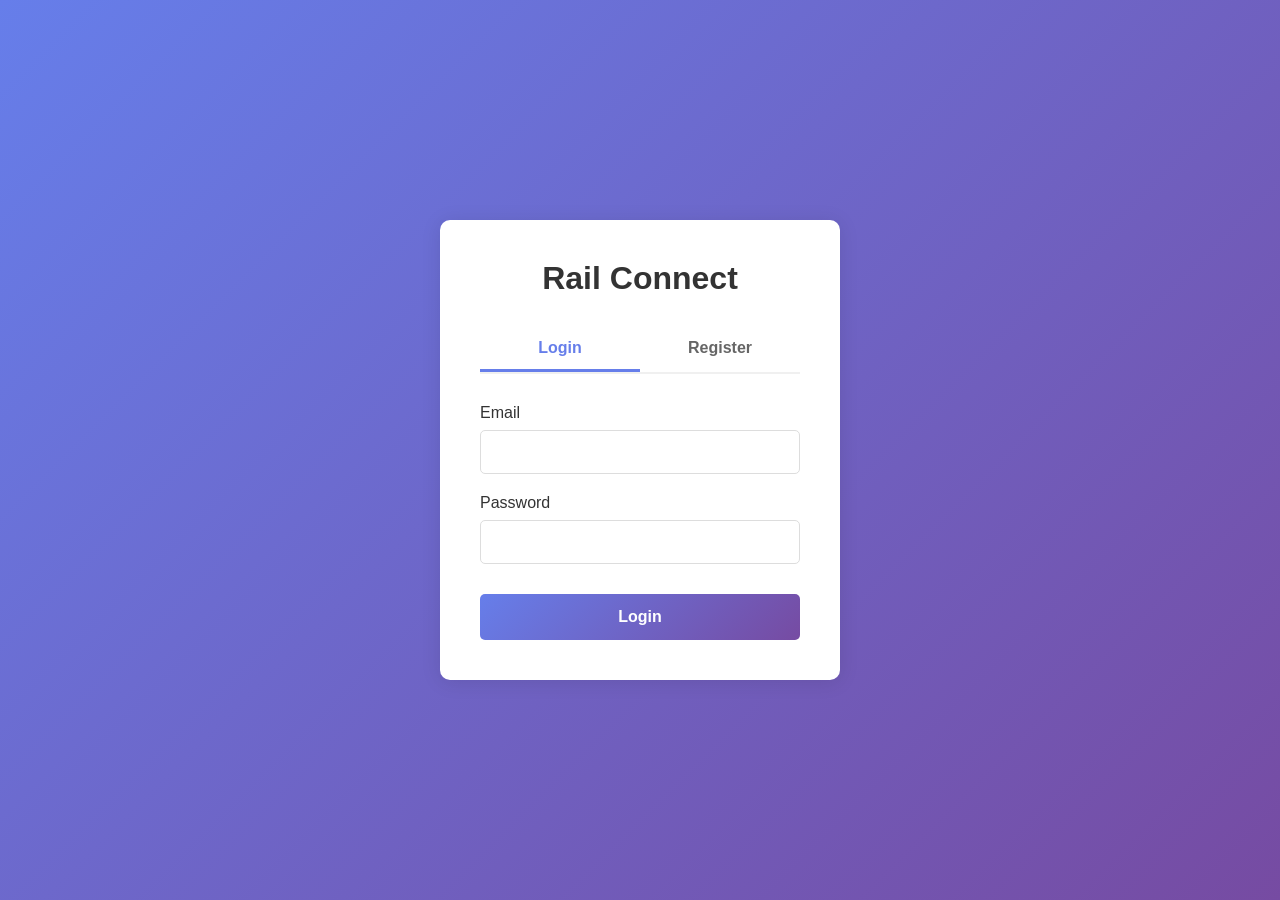
<file: index.html>
<!DOCTYPE html>
<html lang="en">
<head>
    <meta charset="UTF-8">
    <meta name="viewport" content="width=device-width, initial-scale=1.0">
    <title>Rail Connect - Login</title>
    <style>
        * { margin: 0; padding: 0; box-sizing: border-box; }
        
        body {
            font-family: 'Segoe UI', Tahoma, Geneva, Verdana, sans-serif;
            background: linear-gradient(135deg, #667eea 0%, #764ba2 100%);
            min-height: 100vh;
            display: flex;
            align-items: center;
            justify-content: center;
        }
        
        .login-container {
            background: white;
            padding: 40px;
            border-radius: 10px;
            box-shadow: 0 2px 20px rgba(0, 0, 0, 0.1);
            width: 100%;
            max-width: 400px;
        }
        
        h1 {
            text-align: center;
            color: #333;
            margin-bottom: 30px;
            font-size: 2rem;
        }
        
        .tab-buttons {
            display: flex;
            margin-bottom: 30px;
            border-bottom: 2px solid #f0f0f0;
        }
        
        .tab-btn {
            flex: 1;
            padding: 12px;
            background: none;
            border: none;
            border-bottom: 3px solid transparent;
            cursor: pointer;
            font-size: 1rem;
            font-weight: 600;
            color: #666;
            transition: all 0.3s;
        }
        
        .tab-btn.active {
            color: #667eea;
            border-bottom-color: #667eea;
        }
        
        .form-group {
            margin-bottom: 20px;
        }
        
        label {
            display: block;
            margin-bottom: 8px;
            color: #333;
            font-weight: 500;
        }
        
        input {
            width: 100%;
            padding: 12px;
            border: 1px solid #ddd;
            border-radius: 5px;
            font-size: 1rem;
        }
        
        input:focus {
            outline: none;
            border-color: #667eea;
        }
        
        .submit-btn {
            width: 100%;
            padding: 14px;
            background: linear-gradient(135deg, #667eea 0%, #764ba2 100%);
            color: white;
            border: none;
            border-radius: 5px;
            font-size: 1rem;
            font-weight: 600;
            cursor: pointer;
            margin-top: 10px;
        }
        
        .submit-btn:hover {
            opacity: 0.9;
        }
        
        .register-form {
            display: none;
        }
        
        .success-msg, .error-msg {
            padding: 12px;
            border-radius: 5px;
            margin-bottom: 20px;
            display: none;
        }
        
        .success-msg {
            background: #d4edda;
            color: #155724;
        }
        
        .error-msg {
            background: #f8d7da;
            color: #721c24;
        }
    </style>
</head>
<body>
    <div class="login-container">
        <h1>Rail Connect</h1>
        
        <div class="tab-buttons">
            <button class="tab-btn active" onclick="switchTab('login')">Login</button>
            <button class="tab-btn" onclick="switchTab('register')">Register</button>
        </div>
        
        <div id="successMsg" class="success-msg"></div>
        <div id="errorMsg" class="error-msg"></div>
        
        <form class="login-form" id="loginForm" onsubmit="handleLogin(event)">
            <div class="form-group">
                <label for="loginEmail">Email</label>
                <input type="email" id="loginEmail" required>
            </div>
            <div class="form-group">
                <label for="loginPassword">Password</label>
                <input type="password" id="loginPassword" required>
            </div>
            <button type="submit" class="submit-btn">Login</button>
        </form>
        
        <form class="register-form" id="registerForm" onsubmit="handleRegister(event)">
            <div class="form-group">
                <label for="registerName">Full Name</label>
                <input type="text" id="registerName" required>
            </div>
            <div class="form-group">
                <label for="registerEmail">Email</label>
                <input type="email" id="registerEmail" required>
            </div>
            <div class="form-group">
                <label for="registerPassword">Password</label>
                <input type="password" id="registerPassword" required>
            </div>
            <button type="submit" class="submit-btn">Register</button>
        </form>
    </div>
    
    <script>
        function switchTab(tab) {
            const loginForm = document.querySelector('.login-form');
            const registerForm = document.querySelector('.register-form');
            const tabButtons = document.querySelectorAll('.tab-btn');
            
            tabButtons.forEach(btn => btn.classList.remove('active'));
            
            if (tab === 'login') {
                loginForm.style.display = 'block';
                registerForm.style.display = 'none';
                tabButtons[0].classList.add('active');
            } else {
                loginForm.style.display = 'none';
                registerForm.style.display = 'block';
                tabButtons[1].classList.add('active');
            }
            
            document.getElementById('successMsg').style.display = 'none';
            document.getElementById('errorMsg').style.display = 'none';
        }
        
        function handleLogin(e) {
            e.preventDefault();
            const email = document.getElementById('loginEmail').value;
            const password = document.getElementById('loginPassword').value;
            
            if (email && password) {
                showSuccess('Login successful! Redirecting...');
                setTimeout(() => {
                    window.location.href = 'dashboard.html';
                }, 1000);
            } else {
                showError('Please enter valid credentials');
            }
        }
        
        function handleRegister(e) {
            e.preventDefault();
            const name = document.getElementById('registerName').value;
            const email = document.getElementById('registerEmail').value;
            const password = document.getElementById('registerPassword').value;
            
            if (name && email && password) {
                showSuccess('Registration successful! Please login.');
                setTimeout(() => {
                    switchTab('login');
                }, 1500);
            } else {
                showError('Please fill in all fields');
            }
        }
        
        function showSuccess(message) {
            const successMsg = document.getElementById('successMsg');
            successMsg.textContent = message;
            successMsg.style.display = 'block';
            document.getElementById('errorMsg').style.display = 'none';
        }
        
        function showError(message) {
            const errorMsg = document.getElementById('errorMsg');
            errorMsg.textContent = message;
            errorMsg.style.display = 'block';
            document.getElementById('successMsg').style.display = 'none';
        }
    </script>
</body>
</html>
</file>
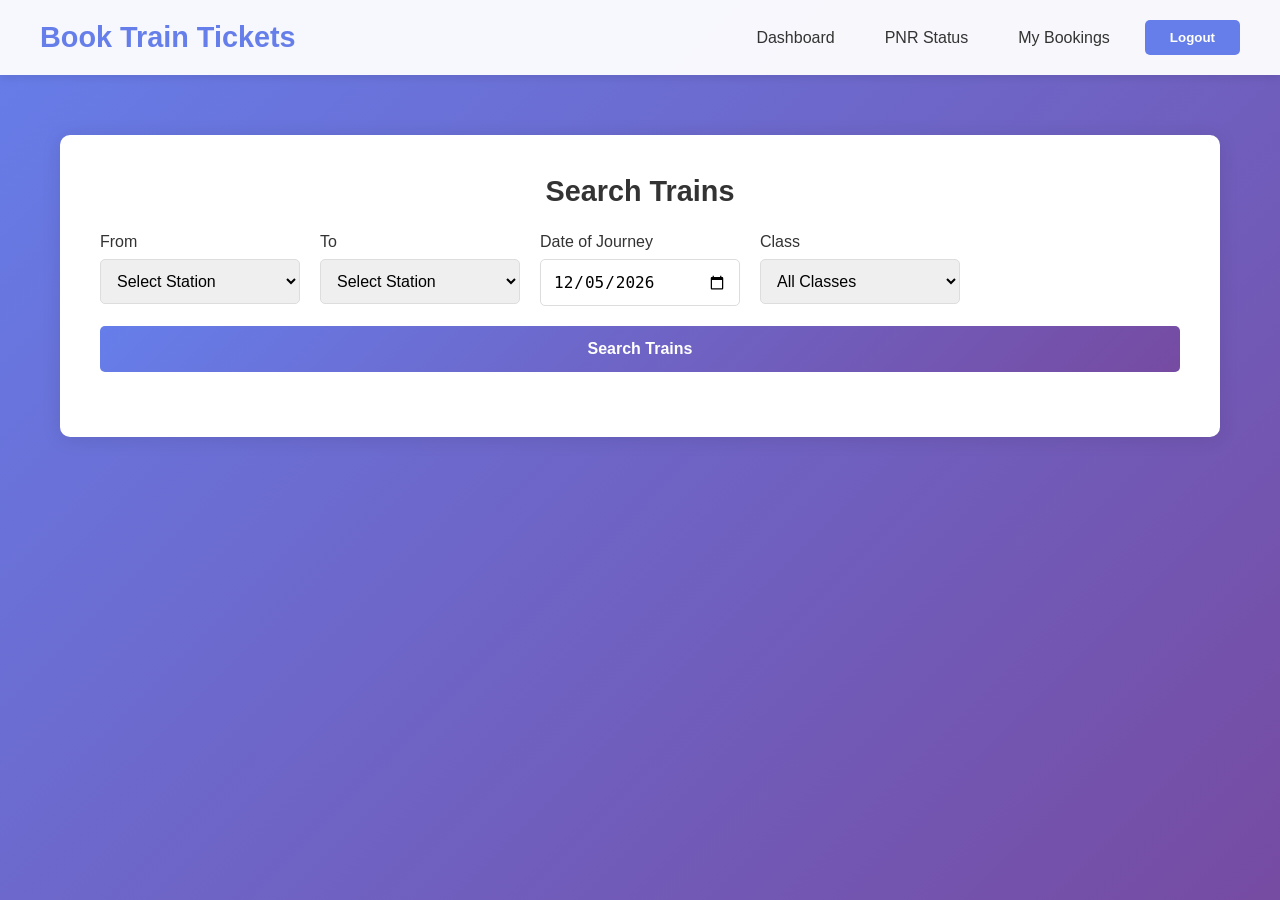
<file: booking.html>
<!DOCTYPE html>
<html lang="en">
<head>
    <meta charset="UTF-8">
    <meta name="viewport" content="width=device-width, initial-scale=1.0">
    <title>Book Tickets - Rail Connect</title>
    <style>
        * { margin: 0; padding: 0; box-sizing: border-box; }
        
        body {
            font-family: 'Segoe UI', Tahoma, Geneva, Verdana, sans-serif;
            background: linear-gradient(135deg, #667eea 0%, #764ba2 100%);
            min-height: 100vh;
        }
        
        .navbar {
            background: rgba(255, 255, 255, 0.95);
            padding: 20px 40px;
            display: flex;
            justify-content: space-between;
            align-items: center;
            box-shadow: 0 2px 10px rgba(0, 0, 0, 0.1);
        }
        
        .navbar h1 { 
            font-size: 1.8rem; 
            color: #667eea;
        }

        .nav-links {
            display: flex;
            gap: 20px;
            align-items: center;
        }

        .nav-links a {
            color: #333;
            text-decoration: none;
            padding: 8px 15px;
            border-radius: 5px;
            transition: background 0.3s;
        }

        .nav-links a:hover {
            background: rgba(102, 126, 234, 0.1);
        }

        .logout-btn {
            background: #667eea;
            color: white;
            border: none;
            padding: 10px 25px;
            border-radius: 5px;
            cursor: pointer;
            font-weight: 600;
        }
        
        .container {
            max-width: 1200px;
            margin: 40px auto;
            padding: 20px;
        }
        
        .search-card {
            background: white;
            padding: 40px;
            border-radius: 10px;
            box-shadow: 0 2px 20px rgba(0, 0, 0, 0.1);
            margin-bottom: 30px;
        }
        
        h2 { 
            color: #333; 
            margin-bottom: 25px;
            font-size: 1.8rem;
            text-align: center;
        }

        .search-form {
            display: grid;
            grid-template-columns: repeat(auto-fit, minmax(200px, 1fr));
            gap: 20px;
            margin-bottom: 25px;
        }

        .form-group {
            display: flex;
            flex-direction: column;
        }

        .form-group label {
            margin-bottom: 8px;
            color: #333;
            font-weight: 500;
        }

        .form-group select,
        .form-group input {
            width: 100%;
            padding: 12px;
            border: 1px solid #ddd;
            border-radius: 5px;
            font-size: 1rem;
        }

        .search-btn {
            grid-column: 1 / -1;
            background: linear-gradient(135deg, #667eea 0%, #764ba2 100%);
            color: white;
            border: none;
            padding: 14px;
            border-radius: 5px;
            cursor: pointer;
            font-weight: 600;
            font-size: 1rem;
        }

        .search-btn:hover {
            opacity: 0.9;
        }

        .filters {
            display: flex;
            gap: 10px;
            margin-bottom: 20px;
            flex-wrap: wrap;
            justify-content: center;
        }

        .filter-btn {
            padding: 10px 20px;
            background: white;
            border: 1px solid #ddd;
            border-radius: 5px;
            cursor: pointer;
            font-weight: 500;
            transition: all 0.3s;
        }

        .filter-btn.active {
            background: #667eea;
            color: white;
            border-color: #667eea;
        }

        #trainsList {
            margin-top: 30px;
        }

        .train-card {
            background: white;
            padding: 25px;
            margin-bottom: 20px;
            border-radius: 8px;
            box-shadow: 0 2px 10px rgba(0, 0, 0, 0.1);
            display: grid;
            grid-template-columns: 2fr 1fr 1fr 2fr;
            gap: 20px;
            align-items: center;
        }

        .train-info h3 {
            color: #333;
            font-size: 1.3rem;
            margin-bottom: 5px;
        }

        .train-number {
            color: #666;
            font-size: 0.9rem;
        }

        .duration {
            color: #667eea;
            font-size: 0.9rem;
            margin-top: 5px;
        }

        .timing {
            text-align: center;
        }

        .time {
            font-size: 1.3rem;
            font-weight: 600;
            color: #333;
        }

        .station {
            color: #666;
            font-size: 0.9rem;
            margin-top: 5px;
        }

        .price-section {
            text-align: right;
        }

        .class-type {
            color: #666;
            font-size: 0.9rem;
            margin-bottom: 5px;
        }

        .price {
            font-size: 1.5rem;
            font-weight: 600;
            color: #667eea;
            margin-bottom: 5px;
        }

        .available {
            color: #28a745;
            font-size: 0.85rem;
            margin-bottom: 10px;
        }

        .book-btn {
            background: #667eea;
            color: white;
            border: none;
            padding: 10px 25px;
            border-radius: 5px;
            cursor: pointer;
            font-weight: 600;
        }

        .book-btn:hover {
            background: #764ba2;
        }

        .no-trains {
            text-align: center;
            padding: 60px 20px;
            color: #666;
        }

        .booking-modal {
            display: none;
            position: fixed;
            top: 0;
            left: 0;
            width: 100%;
            height: 100%;
            background: rgba(0, 0, 0, 0.5);
            justify-content: center;
            align-items: center;
            z-index: 1000;
        }

        .modal-content {
            background: white;
            padding: 40px;
            border-radius: 10px;
            max-width: 500px;
            width: 90%;
        }

        .modal-header {
            display: flex;
            justify-content: space-between;
            align-items: center;
            margin-bottom: 25px;
        }

        .modal-header h3 {
            color: #333;
            font-size: 1.5rem;
        }

        .close-btn {
            background: none;
            border: none;
            font-size: 2rem;
            color: #666;
            cursor: pointer;
            line-height: 1;
        }

        .booking-details {
            margin-bottom: 25px;
            color: #666;
            line-height: 1.8;
        }

        .booking-details p {
            margin-bottom: 10px;
        }

        .ticket-counter {
            display: flex;
            align-items: center;
            justify-content: center;
            gap: 20px;
            margin: 25px 0;
        }

        .counter-btn {
            background: #667eea;
            color: white;
            border: none;
            width: 40px;
            height: 40px;
            border-radius: 50%;
            font-size: 1.5rem;
            cursor: pointer;
        }

        .counter-btn:hover {
            background: #764ba2;
        }

        .ticket-count {
            font-size: 1.8rem;
            font-weight: 600;
            color: #333;
            min-width: 50px;
            text-align: center;
        }

        .total-section {
            background: #f8f9fa;
            padding: 20px;
            border-radius: 5px;
            margin-bottom: 20px;
            text-align: center;
        }

        .total-section h4 {
            color: #333;
            margin-bottom: 10px;
        }

        .total-amount {
            font-size: 2rem;
            font-weight: 600;
            color: #667eea;
        }

        .confirm-btn {
            width: 100%;
            background: linear-gradient(135deg, #667eea 0%, #764ba2 100%);
            color: white;
            border: none;
            padding: 14px;
            border-radius: 5px;
            cursor: pointer;
            font-weight: 600;
            font-size: 1rem;
        }

        .confirm-btn:hover {
            opacity: 0.9;
        }

        @media (max-width: 768px) {
            .train-card {
                grid-template-columns: 1fr;
                text-align: center;
            }

            .price-section {
                text-align: center;
            }
        }
    </style>
</head>
<body>
    <div class="navbar">
        <h1>Book Train Tickets</h1>
        <div class="nav-links">
            <a href="dashboard.html">Dashboard</a>
            <a href="pnrstatus.html">PNR Status</a>
            <a href="mybookings.html">My Bookings</a>
            <button class="logout-btn" onclick="logout()">Logout</button>
        </div>
    </div>
    
    <div class="container">
        <div class="search-card">
            <h2>Search Trains</h2>
            
            <form class="search-form" onsubmit="searchTrains(event)">
                <div class="form-group">
                    <label for="from">From</label>
                    <select id="from" required>
                        <option value="">Select Station</option>
                        <option value="Delhi">Delhi</option>
                        <option value="Mumbai">Mumbai</option>
                        <option value="Bangalore">Bangalore</option>
                        <option value="Chennai">Chennai</option>
                        <option value="Kolkata">Kolkata</option>
                        <option value="Hyderabad">Hyderabad</option>
                        <option value="Pune">Pune</option>
                    </select>
                </div>
                
                <div class="form-group">
                    <label for="to">To</label>
                    <select id="to" required>
                        <option value="">Select Station</option>
                        <option value="Delhi">Delhi</option>
                        <option value="Mumbai">Mumbai</option>
                        <option value="Bangalore">Bangalore</option>
                        <option value="Chennai">Chennai</option>
                        <option value="Kolkata">Kolkata</option>
                        <option value="Hyderabad">Hyderabad</option>
                        <option value="Pune">Pune</option>
                    </select>
                </div>
                
                <div class="form-group">
                    <label for="date">Date of Journey</label>
                    <input type="date" id="date" required>
                </div>
                
                <div class="form-group">
                    <label for="class">Class</label>
                    <select id="class">
                        <option value="all">All Classes</option>
                        <option value="ac">AC Classes</option>
                        <option value="non-ac">Non-AC Classes</option>
                    </select>
                </div>
                
                <button type="submit" class="search-btn">Search Trains</button>
            </form>

            <div class="filters" id="filterSection" style="display: none;">
                <button class="filter-btn active" onclick="sortTrains('default')">Default</button>
                <button class="filter-btn" onclick="sortTrains('price-low')">Price: Low to High</button>
                <button class="filter-btn" onclick="sortTrains('price-high')">Price: High to Low</button>
                <button class="filter-btn" onclick="sortTrains('duration')">Duration</button>
                <button class="filter-btn" onclick="sortTrains('departure')">Departure Time</button>
            </div>
        </div>

        <div id="trainsList"></div>
    </div>

    <div id="bookingModal" class="booking-modal">
        <div class="modal-content">
            <div class="modal-header">
                <h3>Book Tickets</h3>
                <button class="close-btn" onclick="closeModal()">&times;</button>
            </div>
            <div id="bookingDetails" class="booking-details"></div>
            <div class="ticket-counter">
                <button class="counter-btn" onclick="decrementTickets()">-</button>
                <div class="ticket-count" id="ticketCount">1</div>
                <button class="counter-btn" onclick="incrementTickets()">+</button>
            </div>
            <div class="total-section">
                <h4>Total Amount</h4>
                <div class="total-amount">₹<span id="totalPrice">0</span></div>
            </div>
            <button class="confirm-btn" onclick="confirmBooking()">Confirm Booking</button>
        </div>
    </div>
    
    <script src="booking.js"></script>
    <script>
        window.addEventListener('DOMContentLoaded', function() {
            const dateInput = document.getElementById('date');
            const today = new Date().toISOString().split('T')[0];
            dateInput.setAttribute('min', today);
            dateInput.value = today;
        });
    </script>
</body>
</html>
</file>
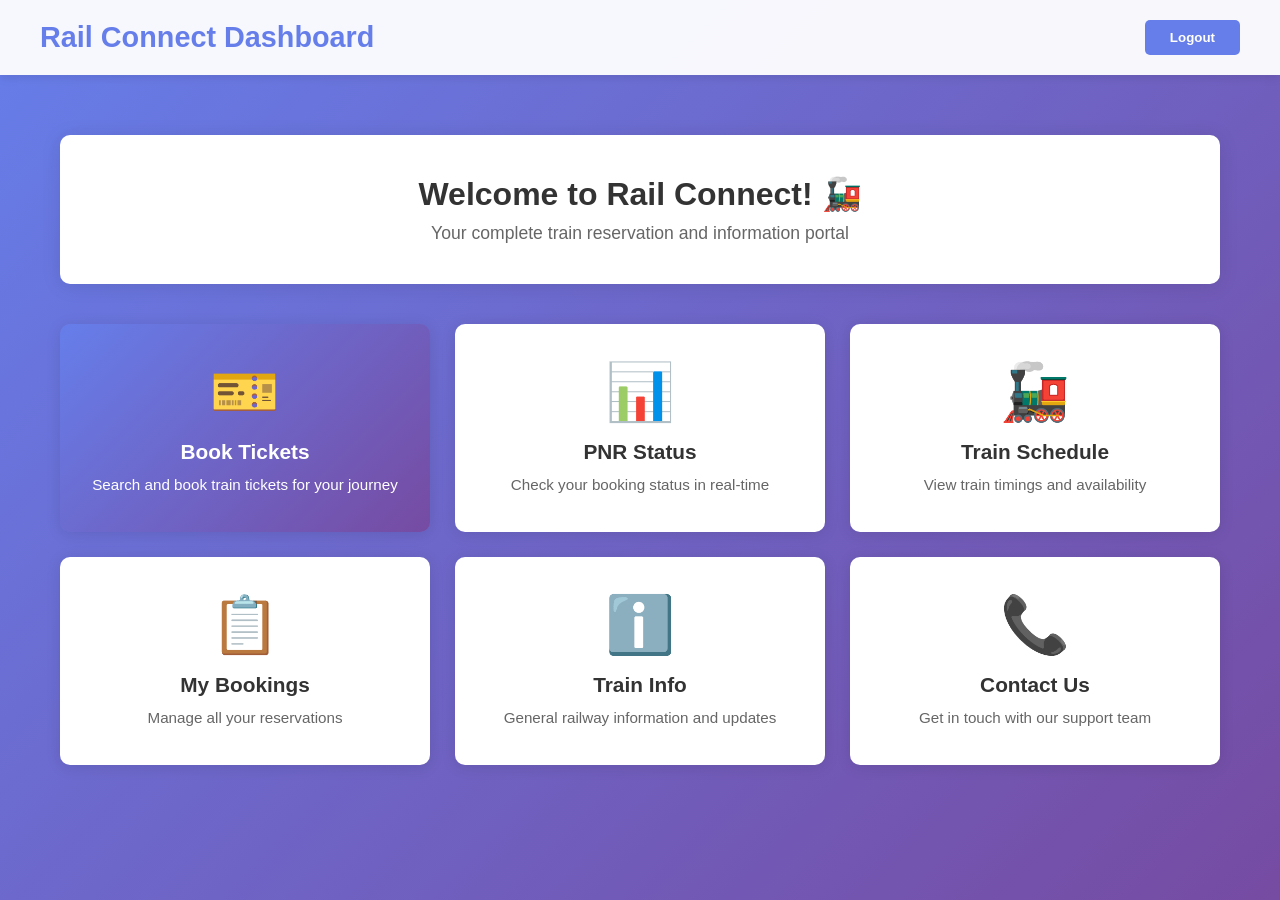
<file: dashboard.html>
<!DOCTYPE html>
<html lang="en">
<head>
    <meta charset="UTF-8">
    <meta name="viewport" content="width=device-width, initial-scale=1.0">
    <title>Dashboard - Rail Connect</title>
    <style>
        * { margin: 0; padding: 0; box-sizing: border-box; }
        
        body {
            font-family: 'Segoe UI', Tahoma, Geneva, Verdana, sans-serif;
            background: linear-gradient(135deg, #667eea 0%, #764ba2 100%);
            min-height: 100vh;
        }
        
        .navbar {
            background: rgba(255, 255, 255, 0.95);
            padding: 20px 40px;
            display: flex;
            justify-content: space-between;
            align-items: center;
            box-shadow: 0 2px 10px rgba(0, 0, 0, 0.1);
        }
        
        .navbar h1 { 
            font-size: 1.8rem; 
            color: #667eea;
        }

        .logout-btn {
            background: #667eea;
            color: white;
            border: none;
            padding: 10px 25px;
            border-radius: 5px;
            cursor: pointer;
            font-weight: 600;
            transition: background 0.3s;
        }

        .logout-btn:hover {
            background: #764ba2;
        }
        
        .container {
            max-width: 1200px;
            margin: 40px auto;
            padding: 20px;
        }
        
        .welcome-section {
            background: white;
            padding: 40px;
            border-radius: 10px;
            box-shadow: 0 2px 20px rgba(0, 0, 0, 0.1);
            text-align: center;
            margin-bottom: 40px;
        }

        .welcome-section h2 {
            color: #333;
            font-size: 2rem;
            margin-bottom: 10px;
        }

        .welcome-section p {
            color: #666;
            font-size: 1.1rem;
        }

        .features-grid {
            display: grid;
            grid-template-columns: repeat(auto-fit, minmax(280px, 1fr));
            gap: 25px;
        }

        .feature-box {
            background: white;
            padding: 35px 25px;
            border-radius: 10px;
            box-shadow: 0 2px 15px rgba(0, 0, 0, 0.1);
            text-align: center;
            cursor: pointer;
            transition: all 0.3s;
            text-decoration: none;
            color: inherit;
            display: block;
        }

        .feature-box:hover {
            transform: translateY(-10px);
            box-shadow: 0 10px 30px rgba(0, 0, 0, 0.15);
        }

        .feature-icon {
            font-size: 3.5rem;
            margin-bottom: 15px;
        }

        .feature-box h3 {
            color: #333;
            font-size: 1.3rem;
            margin-bottom: 10px;
        }

        .feature-box p {
            color: #666;
            font-size: 0.95rem;
            line-height: 1.5;
        }

        .book-tickets-box {
            background: linear-gradient(135deg, #667eea 0%, #764ba2 100%);
            color: white;
        }

        .book-tickets-box h3,
        .book-tickets-box p {
            color: white;
        }

        .book-tickets-box:hover {
            background: linear-gradient(135deg, #764ba2 0%, #667eea 100%);
        }
    </style>
</head>
<body>
    <div class="navbar">
        <h1>Rail Connect Dashboard</h1>
        <button class="logout-btn" onclick="logout()">Logout</button>
    </div>
    
    <div class="container">
        <div class="welcome-section">
            <h2>Welcome to Rail Connect! 🚂</h2>
            <p>Your complete train reservation and information portal</p>
        </div>

        <div class="features-grid">
            <a href="booking.html" class="feature-box book-tickets-box">
                <div class="feature-icon">🎫</div>
                <h3>Book Tickets</h3>
                <p>Search and book train tickets for your journey</p>
            </a>

            <a href="pnr.html" class="feature-box">
                <div class="feature-icon">📊</div>
                <h3>PNR Status</h3>
                <p>Check your booking status in real-time</p>
            </a>

            <a href="trainschedule.html" class="feature-box">
                <div class="feature-icon">🚂</div>
                <h3>Train Schedule</h3>
                <p>View train timings and availability</p>
            </a>

            <a href="booking.js" class="feature-box">
                <div class="feature-icon">📋</div>
                <h3>My Bookings</h3>
                <p>Manage all your reservations</p>
            </a>

            <a href="traininfo.html" class="feature-box">
                <div class="feature-icon">ℹ️</div>
                <h3>Train Info</h3>
                <p>General railway information and updates</p>
            </a>

            <a href="contact.html" class="feature-box">
                <div class="feature-icon">📞</div>
                <h3>Contact Us</h3>
                <p>Get in touch with our support team</p>
            </a>
        </div>
    </div>
    
    <script>
        function logout() {
            if (confirm('Are you sure you want to logout?')) {
                window.location.href = 'index.html';
            }
        }
    </script>
</body>
</html>
</file>
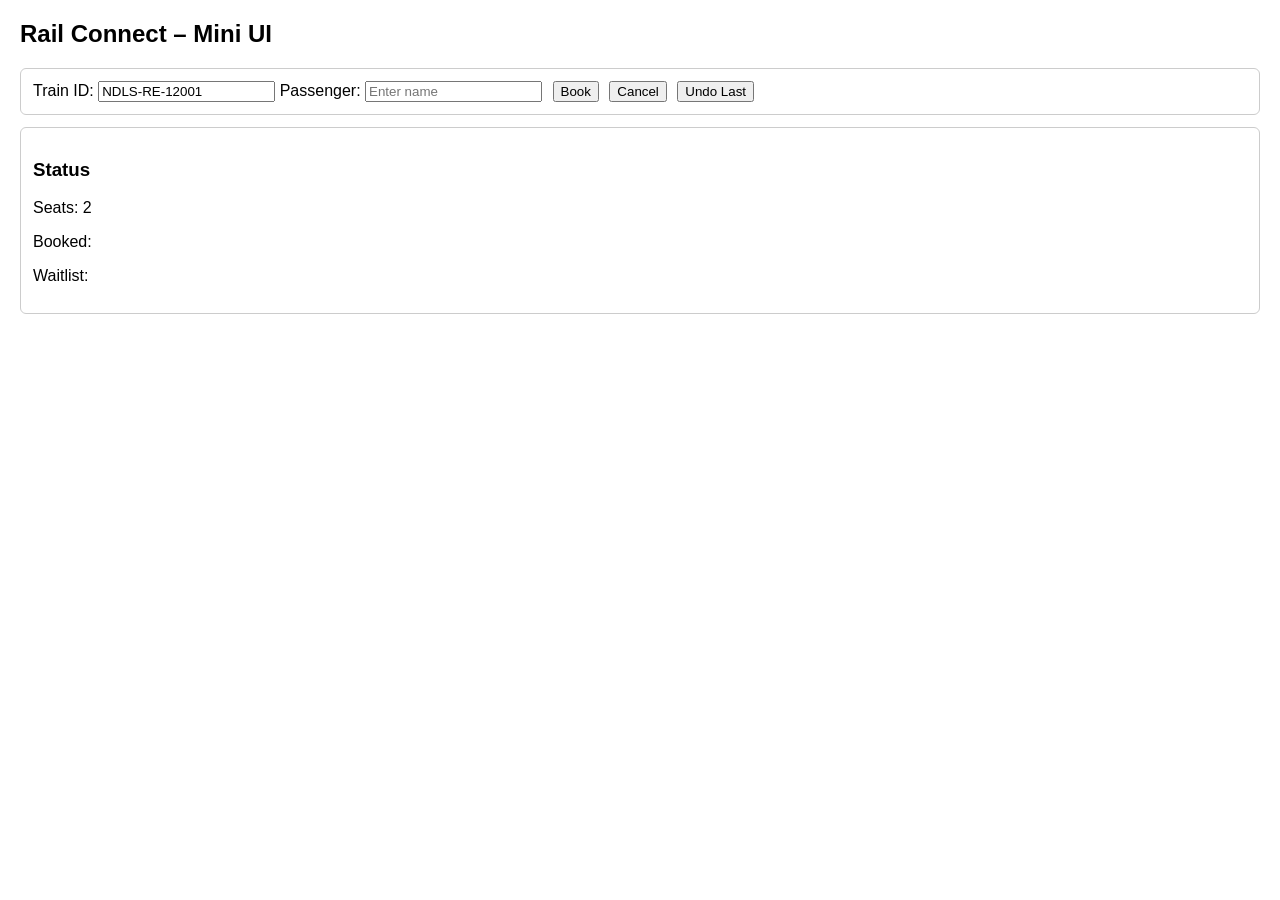
<file: design.html>
<!DOCTYPE html>
<html lang="en">
<head>
  <meta charset="UTF-8">
  <title>Rail Connect Demo</title>
  <style>
    body { font-family: Arial, sans-serif; margin: 20px; }
    .box { border: 1px solid #ccc; padding: 12px; margin-bottom: 12px; border-radius: 6px; }
    button { margin-left: 6px; }
    ul { padding-left: 18px; }
  </style>
</head>
<body>
  <h2>Rail Connect – Mini UI</h2>

  <div class="box">
    <label>Train ID:
      <input id="trainId" value="NDLS-RE-12001">
    </label>
    <label>Passenger:
      <input id="passenger" placeholder="Enter name">
    </label>
    <button onclick="onBook()">Book</button>
    <button onclick="onCancel()">Cancel</button>
    <button onclick="onUndo()">Undo Last</button>
    <span id="msg" style="margin-left:10px;color:#006400;"></span>
  </div>

  <div class="box">
    <h3>Status</h3>
    <p>Seats: <span id="seats">2</span></p>
    <p>Booked:</p>
    <ul id="booked"></ul>
    <p>Waitlist:</p>
    <ul id="waitlist"></ul>
  </div>

  <script>
    const trains = { "NDLS-RE-12001": { seats: 2, booked: [] } };
    const waitlist = [];
    const undoStack = [];

    function render() {
      const t = trains[document.getElementById('trainId').value] || { seats: 0, booked: [] };
      document.getElementById('seats').textContent = t.seats;
      const bookedEl = document.getElementById('booked');
      const wlEl = document.getElementById('waitlist');
      bookedEl.innerHTML = t.booked.map(p => `<li>${p}</li>`).join('');
      wlEl.innerHTML = waitlist
        .filter(w => w.trainId === document.getElementById('trainId').value)
        .map(w => `<li>${w.passenger}</li>`).join('');
    }

    function book(trainId, passenger) {
      const t = trains[trainId];
      if (!t) return "train not found";
      if (t.booked.length < t.seats) { t.booked.push(passenger); return "booked"; }
      waitlist.push({ trainId, passenger }); return "waitlisted";
    }

    function cancel(trainId, passenger) {
      const t = trains[trainId];
      if (!t) return "train not found";
      const i = t.booked.indexOf(passenger);
      if (i === -1) return "not found";
      t.booked.splice(i, 1);
      undoStack.push({ type: "cancel", trainId, passenger });
      const idx = waitlist.findIndex(w => w.trainId === trainId);
      if (idx !== -1) { t.booked.push(waitlist[idx].passenger); waitlist.splice(idx, 1); }
      return "canceled";
    }

    function undoLast() {
      const last = undoStack.pop();
      if (!last) return "nothing to undo";
      const t = trains[last.trainId];
      if (t.booked.length < t.seats) t.booked.push(last.passenger);
      else waitlist.unshift({ trainId: last.trainId, passenger: last.passenger });
      return "undo ok";
    }

    function setMsg(text) { document.getElementById('msg').textContent = text; }

    function onBook() {
      const id = document.getElementById('trainId').value.trim();
      const p = document.getElementById('passenger').value.trim();
      if (!id || !p) return setMsg("enter train and passenger");
      setMsg(book(id, p)); render();
    }

    function onCancel() {
      const id = document.getElementById('trainId').value.trim();
      const p = document.getElementById('passenger').value.trim();
      if (!id || !p) return setMsg("enter train and passenger");
      setMsg(cancel(id, p)); render();
    }

    function onUndo() { setMsg(undoLast()); render(); }

    render();
  </script>
</body>
</html>
</file>
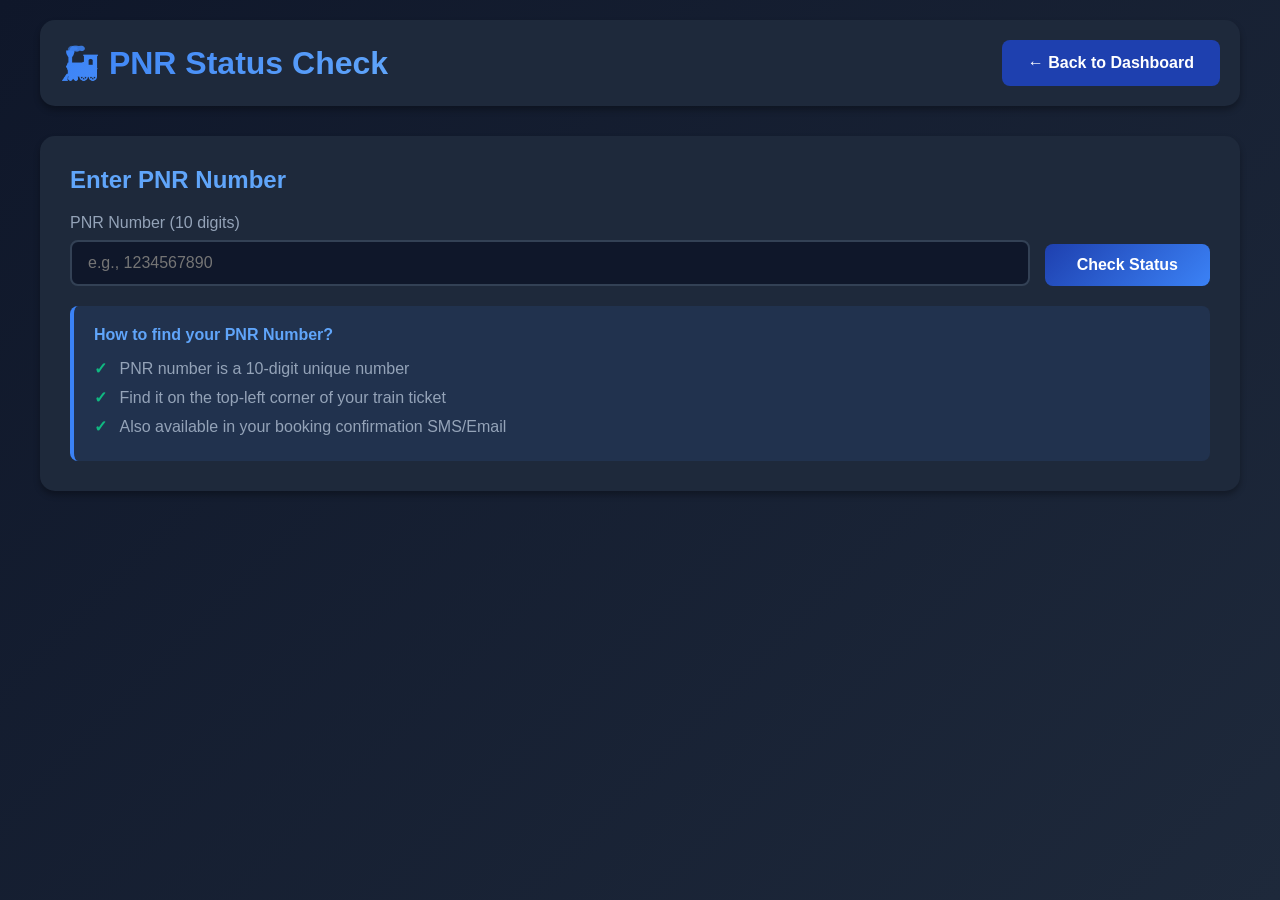
<file: pnr.html>
<!DOCTYPE html>
<html lang="en">
<head>
    <meta charset="UTF-8">
    <meta name="viewport" content="width=device-width, initial-scale=1.0">
    <title>PNR Status - Rail Connect</title>
    <style>
        :root {
            --primary-color: #1e40af;
            --secondary-color: #3b82f6;
            --accent-color: #60a5fa;
            --success-color: #10b981;
            --warning-color: #f59e0b;
            --danger-color: #ef4444;
            --dark-bg: #0f172a;
            --card-bg: #1e293b;
            --text-primary: #f1f5f9;
            --text-secondary: #94a3b8;
            --border-color: #334155;
        }

        * {
            margin: 0;
            padding: 0;
            box-sizing: border-box;
        }

        body {
            font-family: 'Segoe UI', Tahoma, Geneva, Verdana, sans-serif;
            background: linear-gradient(135deg, #0f172a 0%, #1e293b 100%);
            color: var(--text-primary);
            min-height: 100vh;
            padding: 20px;
        }

        .container {
            max-width: 1200px;
            margin: 0 auto;
        }

        /* Header */
        .header {
            background: var(--card-bg);
            padding: 20px;
            border-radius: 15px;
            margin-bottom: 30px;
            box-shadow: 0 4px 6px rgba(0, 0, 0, 0.3);
            display: flex;
            justify-content: space-between;
            align-items: center;
            flex-wrap: wrap;
            gap: 15px;
        }

        .header h1 {
            font-size: 2rem;
            background: linear-gradient(135deg, var(--secondary-color), var(--accent-color));
            -webkit-background-clip: text;
            -webkit-text-fill-color: transparent;
            background-clip: text;
        }

        .back-btn {
            background: var(--primary-color);
            color: white;
            padding: 12px 24px;
            border-radius: 8px;
            text-decoration: none;
            font-weight: 600;
            transition: all 0.3s ease;
            border: 2px solid transparent;
        }

        .back-btn:hover {
            background: var(--secondary-color);
            transform: translateY(-2px);
            box-shadow: 0 4px 12px rgba(59, 130, 246, 0.4);
        }

        /* Search Section */
        .search-section {
            background: var(--card-bg);
            padding: 30px;
            border-radius: 15px;
            margin-bottom: 30px;
            box-shadow: 0 4px 6px rgba(0, 0, 0, 0.3);
        }

        .search-section h2 {
            margin-bottom: 20px;
            color: var(--accent-color);
        }

        .search-form {
            display: flex;
            gap: 15px;
            flex-wrap: wrap;
        }

        .form-group {
            flex: 1;
            min-width: 250px;
        }

        .form-group label {
            display: block;
            margin-bottom: 8px;
            color: var(--text-secondary);
            font-weight: 500;
        }

        .form-group input {
            width: 100%;
            padding: 12px 16px;
            background: var(--dark-bg);
            border: 2px solid var(--border-color);
            border-radius: 8px;
            color: var(--text-primary);
            font-size: 1rem;
            transition: all 0.3s ease;
        }

        .form-group input:focus {
            outline: none;
            border-color: var(--secondary-color);
            box-shadow: 0 0 0 3px rgba(59, 130, 246, 0.1);
        }

        .search-btn {
            background: linear-gradient(135deg, var(--primary-color), var(--secondary-color));
            color: white;
            padding: 12px 32px;
            border: none;
            border-radius: 8px;
            font-size: 1rem;
            font-weight: 600;
            cursor: pointer;
            transition: all 0.3s ease;
            align-self: flex-end;
        }

        .search-btn:hover {
            transform: translateY(-2px);
            box-shadow: 0 6px 20px rgba(59, 130, 246, 0.4);
        }

        .search-btn:active {
            transform: translateY(0);
        }

        /* Result Section */
        .result-section {
            display: none;
            animation: fadeIn 0.5s ease;
        }

        @keyframes fadeIn {
            from {
                opacity: 0;
                transform: translateY(20px);
            }
            to {
                opacity: 1;
                transform: translateY(0);
            }
        }

        .ticket-card {
            background: var(--card-bg);
            padding: 30px;
            border-radius: 15px;
            box-shadow: 0 4px 6px rgba(0, 0, 0, 0.3);
            margin-bottom: 20px;
        }

        .ticket-header {
            border-bottom: 2px solid var(--border-color);
            padding-bottom: 20px;
            margin-bottom: 20px;
        }

        .ticket-header h2 {
            color: var(--accent-color);
            margin-bottom: 10px;
        }

        .status-badge {
            display: inline-block;
            padding: 8px 16px;
            border-radius: 20px;
            font-weight: 600;
            font-size: 0.9rem;
            text-transform: uppercase;
        }

        .status-confirmed {
            background: rgba(16, 185, 129, 0.2);
            color: var(--success-color);
            border: 2px solid var(--success-color);
        }

        .status-rac {
            background: rgba(245, 158, 11, 0.2);
            color: var(--warning-color);
            border: 2px solid var(--warning-color);
        }

        .status-waitlist {
            background: rgba(239, 68, 68, 0.2);
            color: var(--danger-color);
            border: 2px solid var(--danger-color);
        }

        .journey-details {
            display: grid;
            grid-template-columns: repeat(auto-fit, minmax(250px, 1fr));
            gap: 20px;
            margin-bottom: 30px;
        }

        .detail-box {
            background: var(--dark-bg);
            padding: 20px;
            border-radius: 10px;
            border-left: 4px solid var(--secondary-color);
        }

        .detail-box h3 {
            color: var(--text-secondary);
            font-size: 0.85rem;
            font-weight: 500;
            margin-bottom: 8px;
            text-transform: uppercase;
            letter-spacing: 0.5px;
        }

        .detail-box p {
            color: var(--text-primary);
            font-size: 1.1rem;
            font-weight: 600;
        }

        .passengers-section {
            margin-top: 30px;
        }

        .passengers-section h3 {
            color: var(--accent-color);
            margin-bottom: 20px;
        }

        .passenger-table {
            width: 100%;
            border-collapse: collapse;
            background: var(--dark-bg);
            border-radius: 10px;
            overflow: hidden;
        }

        .passenger-table thead {
            background: linear-gradient(135deg, var(--primary-color), var(--secondary-color));
        }

        .passenger-table th {
            padding: 15px;
            text-align: left;
            font-weight: 600;
            color: white;
        }

        .passenger-table td {
            padding: 15px;
            border-bottom: 1px solid var(--border-color);
        }

        .passenger-table tbody tr:hover {
            background: rgba(59, 130, 246, 0.1);
        }

        .passenger-table tbody tr:last-child td {
            border-bottom: none;
        }

        /* Action Buttons */
        .action-buttons {
            display: flex;
            gap: 15px;
            margin-top: 30px;
            flex-wrap: wrap;
        }

        .btn {
            padding: 12px 24px;
            border-radius: 8px;
            font-weight: 600;
            cursor: pointer;
            transition: all 0.3s ease;
            border: none;
            font-size: 1rem;
        }

        .btn-primary {
            background: var(--primary-color);
            color: white;
        }

        .btn-primary:hover {
            background: var(--secondary-color);
            transform: translateY(-2px);
        }

        .btn-secondary {
            background: transparent;
            color: var(--accent-color);
            border: 2px solid var(--accent-color);
        }

        .btn-secondary:hover {
            background: var(--accent-color);
            color: var(--dark-bg);
        }

        /* Loading */
        .loading {
            display: none;
            text-align: center;
            padding: 40px;
        }

        .loading.active {
            display: block;
        }

        .spinner {
            border: 4px solid var(--border-color);
            border-top: 4px solid var(--secondary-color);
            border-radius: 50%;
            width: 50px;
            height: 50px;
            animation: spin 1s linear infinite;
            margin: 0 auto 20px;
        }

        @keyframes spin {
            0% { transform: rotate(0deg); }
            100% { transform: rotate(360deg); }
        }

        /* Error Message */
        .error-message {
            background: rgba(239, 68, 68, 0.2);
            border: 2px solid var(--danger-color);
            color: var(--danger-color);
            padding: 15px 20px;
            border-radius: 8px;
            margin-top: 20px;
            display: none;
        }

        .error-message.active {
            display: block;
        }

        /* Info Box */
        .info-box {
            background: rgba(59, 130, 246, 0.1);
            border-left: 4px solid var(--secondary-color);
            padding: 20px;
            border-radius: 8px;
            margin-top: 20px;
        }

        .info-box h4 {
            color: var(--accent-color);
            margin-bottom: 10px;
        }

        .info-box ul {
            list-style: none;
            padding-left: 0;
        }

        .info-box ul li {
            padding: 5px 0;
            color: var(--text-secondary);
        }

        .info-box ul li::before {
            content: "✓ ";
            color: var(--success-color);
            font-weight: bold;
            margin-right: 8px;
        }

        /* Responsive */
        @media (max-width: 768px) {
            .header h1 {
                font-size: 1.5rem;
            }

            .search-form {
                flex-direction: column;
            }

            .form-group {
                min-width: 100%;
            }

            .passenger-table {
                font-size: 0.85rem;
            }

            .passenger-table th,
            .passenger-table td {
                padding: 10px 8px;
            }

            .journey-details {
                grid-template-columns: 1fr;
            }
        }
    </style>
</head>
<body>
    <div class="container">
        <!-- Header -->
        <div class="header">
            <h1>🚂 PNR Status Check</h1>
            <a href="dashboard.html" class="back-btn">← Back to Dashboard</a>
        </div>

        <!-- Search Section -->
        <div class="search-section">
            <h2>Enter PNR Number</h2>
            <form class="search-form" id="pnrForm">
                <div class="form-group">
                    <label for="pnrNumber">PNR Number (10 digits)</label>
                    <input 
                        type="text" 
                        id="pnrNumber" 
                        placeholder="e.g., 1234567890" 
                        maxlength="10"
                        pattern="[0-9]{10}"
                        required
                    >
                </div>
                <button type="submit" class="search-btn">Check Status</button>
            </form>
            <div class="error-message" id="errorMessage"></div>
            
            <div class="info-box">
                <h4>How to find your PNR Number?</h4>
                <ul>
                    <li>PNR number is a 10-digit unique number</li>
                    <li>Find it on the top-left corner of your train ticket</li>
                    <li>Also available in your booking confirmation SMS/Email</li>
                </ul>
            </div>
        </div>

        <!-- Loading -->
        <div class="loading" id="loading">
            <div class="spinner"></div>
            <p>Fetching ticket details...</p>
        </div>

        <!-- Result Section -->
        <div class="result-section" id="resultSection">
            <div class="ticket-card">
                <div class="ticket-header">
                    <h2>Ticket Details</h2>
                    <span class="status-badge" id="statusBadge">CONFIRMED</span>
                </div>

                <!-- Journey Details -->
                <div class="journey-details">
                    <div class="detail-box">
                        <h3>PNR Number</h3>
                        <p id="displayPnr">-</p>
                    </div>
                    <div class="detail-box">
                        <h3>Train Number</h3>
                        <p id="trainNumber">-</p>
                    </div>
                    <div class="detail-box">
                        <h3>Train Name</h3>
                        <p id="trainName">-</p>
                    </div>
                    <div class="detail-box">
                        <h3>Date of Journey</h3>
                        <p id="journeyDate">-</p>
                    </div>
                    <div class="detail-box">
                        <h3>From Station</h3>
                        <p id="fromStation">-</p>
                    </div>
                    <div class="detail-box">
                        <h3>To Station</h3>
                        <p id="toStation">-</p>
                    </div>
                    <div class="detail-box">
                        <h3>Departure Time</h3>
                        <p id="departureTime">-</p>
                    </div>
                    <div class="detail-box">
                        <h3>Arrival Time</h3>
                        <p id="arrivalTime">-</p>
                    </div>
                    <div class="detail-box">
                        <h3>Class</h3>
                        <p id="travelClass">-</p>
                    </div>
                    <div class="detail-box">
                        <h3>Quota</h3>
                        <p id="quota">-</p>
                    </div>
                </div>

                <!-- Passengers Section -->
                <div class="passengers-section">
                    <h3>Passenger Details</h3>
                    <table class="passenger-table">
                        <thead>
                            <tr>
                                <th>S.No</th>
                                <th>Name</th>
                                <th>Age</th>
                                <th>Gender</th>
                                <th>Berth</th>
                                <th>Seat Number</th>
                                <th>Status</th>
                            </tr>
                        </thead>
                        <tbody id="passengerTableBody">
                            <!-- Passenger rows will be inserted here -->
                        </tbody>
                    </table>
                </div>

                <!-- Action Buttons -->
                <div class="action-buttons">
                    <button class="btn btn-primary" onclick="window.print()">🖨️ Print Ticket</button>
                    <button class="btn btn-secondary" onclick="checkAnotherPNR()">🔍 Check Another PNR</button>
                    <a href="dashboard.html" class="btn btn-secondary" style="text-decoration: none; display: inline-block;">🏠 Go to Dashboard</a>
                </div>
            </div>
        </div>
    </div>

    <script>
        // Sample data for demonstration
        const sampleTickets = {
            '1234567890': {
                pnr: '1234567890',
                trainNumber: '12301',
                trainName: 'Rajdhani Express',
                journeyDate: '2025-10-28',
                fromStation: 'New Delhi (NDLS)',
                toStation: 'Mumbai Central (BCT)',
                departureTime: '16:55',
                arrivalTime: '08:35 (+1)',
                class: '3A (AC 3 Tier)',
                quota: 'General',
                status: 'CNF',
                passengers: [
                    { name: 'Rajesh Kumar', age: 35, gender: 'Male', berth: 'Lower', seatNumber: 'B1-25', status: 'CNF' },
                    { name: 'Priya Sharma', age: 32, gender: 'Female', berth: 'Middle', seatNumber: 'B1-26', status: 'CNF' }
                ]
            },
            '9876543210': {
                pnr: '9876543210',
                trainNumber: '12430',
                trainName: 'Lucknow Mail',
                journeyDate: '2025-10-30',
                fromStation: 'Lucknow (LKO)',
                toStation: 'Delhi (NDLS)',
                departureTime: '22:15',
                arrivalTime: '06:50 (+1)',
                class: '2A (AC 2 Tier)',
                quota: 'Tatkal',
                status: 'RAC',
                passengers: [
                    { name: 'Aditya Verma', age: 28, gender: 'Male', berth: 'Side Lower', seatNumber: 'A1-15', status: 'RAC 5' }
                ]
            },
            '5555555555': {
                pnr: '5555555555',
                trainNumber: '12951',
                trainName: 'Mumbai Rajdhani',
                journeyDate: '2025-11-02',
                fromStation: 'Mumbai Central (BCT)',
                toStation: 'New Delhi (NDLS)',
                departureTime: '16:25',
                arrivalTime: '08:35 (+1)',
                class: 'SL (Sleeper)',
                quota: 'General',
                status: 'WL',
                passengers: [
                    { name: 'Sneha Patel', age: 26, gender: 'Female', berth: 'Upper', seatNumber: '-', status: 'WL 12' },
                    { name: 'Vikram Singh', age: 45, gender: 'Male', berth: 'Lower', seatNumber: '-', status: 'WL 13' }
                ]
            }
        };

        const form = document.getElementById('pnrForm');
        const loading = document.getElementById('loading');
        const resultSection = document.getElementById('resultSection');
        const errorMessage = document.getElementById('errorMessage');

        form.addEventListener('submit', function(e) {
            e.preventDefault();
            const pnrNumber = document.getElementById('pnrNumber').value;
            
            if (pnrNumber.length !== 10 || !/^\d+$/.test(pnrNumber)) {
                showError('Please enter a valid 10-digit PNR number');
                return;
            }

            searchPNR(pnrNumber);
        });

        function searchPNR(pnrNumber) {
            // Hide previous results and errors
            resultSection.style.display = 'none';
            errorMessage.classList.remove('active');
            
            // Show loading
            loading.classList.add('active');

            // Simulate API call delay
            setTimeout(() => {
                loading.classList.remove('active');

                // Check if PNR exists in sample data
                if (sampleTickets[pnrNumber]) {
                    displayTicket(sampleTickets[pnrNumber]);
                } else {
                    showError('PNR not found. Please check the number and try again. For demo, try: 1234567890, 9876543210, or 5555555555');
                }
            }, 1500);
        }

        function displayTicket(ticket) {
            // Update all ticket details
            document.getElementById('displayPnr').textContent = ticket.pnr;
            document.getElementById('trainNumber').textContent = ticket.trainNumber;
            document.getElementById('trainName').textContent = ticket.trainName;
            document.getElementById('journeyDate').textContent = formatDate(ticket.journeyDate);
            document.getElementById('fromStation').textContent = ticket.fromStation;
            document.getElementById('toStation').textContent = ticket.toStation;
            document.getElementById('departureTime').textContent = ticket.departureTime;
            document.getElementById('arrivalTime').textContent = ticket.arrivalTime;
            document.getElementById('travelClass').textContent = ticket.class;
            document.getElementById('quota').textContent = ticket.quota;

            // Update status badge
            const statusBadge = document.getElementById('statusBadge');
            statusBadge.textContent = getStatusText(ticket.status);
            statusBadge.className = 'status-badge ' + getStatusClass(ticket.status);

            // Update passenger table
            const tbody = document.getElementById('passengerTableBody');
            tbody.innerHTML = '';
            
            ticket.passengers.forEach((passenger, index) => {
                const row = document.createElement('tr');
                row.innerHTML = `
                    <td>${index + 1}</td>
                    <td>${passenger.name}</td>
                    <td>${passenger.age}</td>
                    <td>${passenger.gender}</td>
                    <td>${passenger.berth}</td>
                    <td>${passenger.seatNumber}</td>
                    <td><strong>${passenger.status}</strong></td>
                `;
                tbody.appendChild(row);
            });

            // Show result section
            resultSection.style.display = 'block';
            resultSection.scrollIntoView({ behavior: 'smooth' });
        }

        function getStatusText(status) {
            const statusMap = {
                'CNF': 'CONFIRMED',
                'RAC': 'RAC (Reservation Against Cancellation)',
                'WL': 'WAITLISTED'
            };
            return statusMap[status] || status;
        }

        function getStatusClass(status) {
            const classMap = {
                'CNF': 'status-confirmed',
                'RAC': 'status-rac',
                'WL': 'status-waitlist'
            };
            return classMap[status] || 'status-confirmed';
        }

        function formatDate(dateString) {
            const date = new Date(dateString);
            const options = { weekday: 'short', year: 'numeric', month: 'short', day: 'numeric' };
            return date.toLocaleDateString('en-IN', options);
        }

        function showError(message) {
            errorMessage.textContent = message;
            errorMessage.classList.add('active');
            setTimeout(() => {
                errorMessage.classList.remove('active');
            }, 5000);
        }

        function checkAnotherPNR() {
            document.getElementById('pnrNumber').value = '';
            resultSection.style.display = 'none';
            document.getElementById('pnrNumber').focus();
            window.scrollTo({ top: 0, behavior: 'smooth' });
        }

        // Allow only numbers in PNR input
        document.getElementById('pnrNumber').addEventListener('input', function(e) {
            this.value = this.value.replace(/[^0-9]/g, '');
        });
    </script>
</body>
</html>
</file>
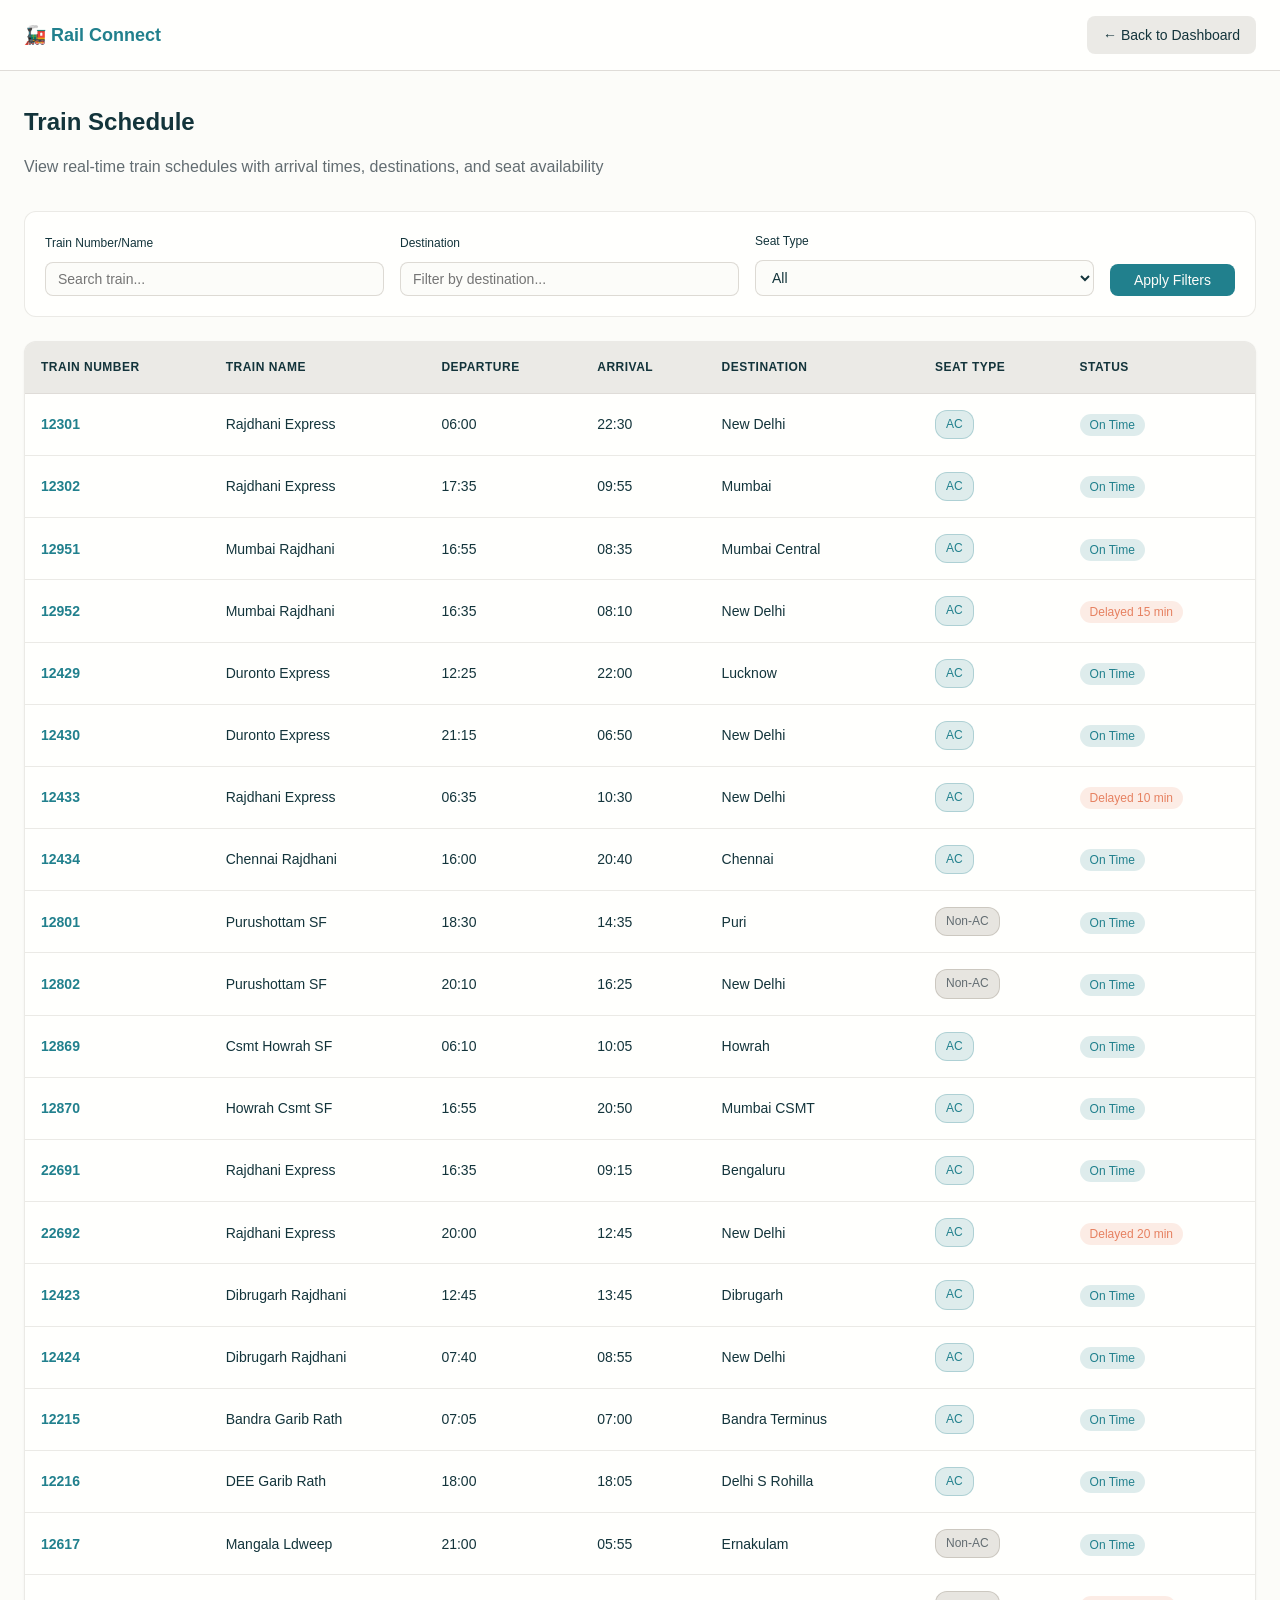
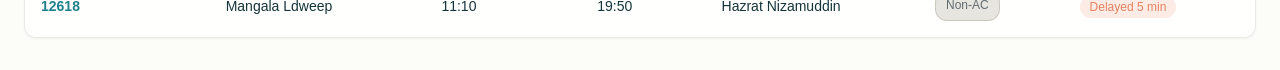
<file: trainschedule.html>
<!DOCTYPE html>
<html lang="en">
<head>
    <meta charset="UTF-8">
    <meta name="viewport" content="width=device-width, initial-scale=1.0">
    <title>Train Schedule - Rail Connect</title>
    <style>
        :root {
            --color-white: rgba(255, 255, 255, 1);
            --color-black: rgba(0, 0, 0, 1);
            --color-cream-50: rgba(252, 252, 249, 1);
            --color-cream-100: rgba(255, 255, 253, 1);
            --color-gray-200: rgba(245, 245, 245, 1);
            --color-gray-300: rgba(167, 169, 169, 1);
            --color-gray-400: rgba(119, 124, 124, 1);
            --color-slate-500: rgba(98, 108, 113, 1);
            --color-brown-600: rgba(94, 82, 64, 1);
            --color-charcoal-700: rgba(31, 33, 33, 1);
            --color-charcoal-800: rgba(38, 40, 40, 1);
            --color-slate-900: rgba(19, 52, 59, 1);
            --color-teal-300: rgba(50, 184, 198, 1);
            --color-teal-400: rgba(45, 166, 178, 1);
            --color-teal-500: rgba(33, 128, 141, 1);
            --color-teal-600: rgba(29, 116, 128, 1);
            --color-teal-700: rgba(26, 104, 115, 1);
            --color-orange-400: rgba(230, 129, 97, 1);
            --color-red-400: rgba(255, 84, 89, 1);
            --color-brown-600-rgb: 94, 82, 64;
            --color-teal-500-rgb: 33, 128, 141;
            --color-slate-900-rgb: 19, 52, 59;
            --color-slate-500-rgb: 98, 108, 113;
            --color-background: var(--color-cream-50);
            --color-surface: var(--color-cream-100);
            --color-text: var(--color-slate-900);
            --color-text-secondary: var(--color-slate-500);
            --color-primary: var(--color-teal-500);
            --color-primary-hover: var(--color-teal-600);
            --color-primary-active: var(--color-teal-700);
            --color-secondary: rgba(var(--color-brown-600-rgb), 0.12);
            --color-secondary-hover: rgba(var(--color-brown-600-rgb), 0.2);
            --color-border: rgba(var(--color-brown-600-rgb), 0.2);
            --color-card-border: rgba(var(--color-brown-600-rgb), 0.12);
            --font-family-base: "FKGroteskNeue", "Geist", "Inter", -apple-system, BlinkMacSystemFont, "Segoe UI", Roboto, sans-serif;
            --font-size-sm: 12px;
            --font-size-base: 14px;
            --font-size-lg: 16px;
            --font-size-xl: 18px;
            --font-size-2xl: 20px;
            --font-size-3xl: 24px;
            --font-weight-normal: 400;
            --font-weight-medium: 500;
            --font-weight-semibold: 550;
            --font-weight-bold: 600;
            --space-8: 8px;
            --space-12: 12px;
            --space-16: 16px;
            --space-20: 20px;
            --space-24: 24px;
            --space-32: 32px;
            --radius-base: 8px;
            --radius-md: 10px;
            --radius-lg: 12px;
            --shadow-sm: 0 1px 3px rgba(0, 0, 0, 0.04), 0 1px 2px rgba(0, 0, 0, 0.02);
            --shadow-md: 0 4px 6px -1px rgba(0, 0, 0, 0.04), 0 2px 4px -1px rgba(0, 0, 0, 0.02);
        }

        @media (prefers-color-scheme: dark) {
            :root {
                --color-gray-400-rgb: 119, 124, 124;
                --color-teal-300-rgb: 50, 184, 198;
                --color-gray-300-rgb: 167, 169, 169;
                --color-gray-200-rgb: 245, 245, 245;
                --color-background: var(--color-charcoal-700);
                --color-surface: var(--color-charcoal-800);
                --color-text: var(--color-gray-200);
                --color-text-secondary: rgba(var(--color-gray-300-rgb), 0.7);
                --color-primary: var(--color-teal-300);
                --color-primary-hover: var(--color-teal-400);
                --color-secondary: rgba(var(--color-gray-400-rgb), 0.15);
                --color-secondary-hover: rgba(var(--color-gray-400-rgb), 0.25);
                --color-border: rgba(var(--color-gray-400-rgb), 0.3);
                --color-card-border: rgba(var(--color-gray-400-rgb), 0.2);
            }
        }

        @font-face {
            font-family: 'FKGroteskNeue';
            src: url('https://r2cdn.perplexity.ai/fonts/FKGroteskNeue.woff2') format('woff2');
        }

        * {
            margin: 0;
            padding: 0;
            box-sizing: border-box;
        }

        body {
            font-family: var(--font-family-base);
            background-color: var(--color-background);
            color: var(--color-text);
            line-height: 1.6;
            -webkit-font-smoothing: antialiased;
        }

        .header {
            background-color: var(--color-surface);
            border-bottom: 1px solid var(--color-border);
            padding: var(--space-16) var(--space-24);
            position: sticky;
            top: 0;
            z-index: 100;
        }

        .header-content {
            max-width: 1280px;
            margin: 0 auto;
            display: flex;
            justify-content: space-between;
            align-items: center;
        }

        .logo {
            font-size: var(--font-size-xl);
            font-weight: var(--font-weight-bold);
            color: var(--color-primary);
        }

        .back-btn {
            display: inline-flex;
            align-items: center;
            gap: var(--space-8);
            padding: var(--space-8) var(--space-16);
            background: var(--color-secondary);
            color: var(--color-text);
            text-decoration: none;
            border-radius: var(--radius-base);
            font-size: var(--font-size-base);
            font-weight: var(--font-weight-medium);
            transition: background 0.2s;
        }

        .back-btn:hover {
            background: var(--color-secondary-hover);
        }

        .container {
            max-width: 1280px;
            margin: 0 auto;
            padding: var(--space-32) var(--space-24);
        }

        .page-header {
            margin-bottom: var(--space-32);
        }

        .page-title {
            font-size: var(--font-size-3xl);
            font-weight: var(--font-weight-bold);
            margin-bottom: var(--space-12);
            color: var(--color-text);
        }

        .page-description {
            color: var(--color-text-secondary);
            font-size: var(--font-size-lg);
        }

        .filters {
            background: var(--color-surface);
            border: 1px solid var(--color-card-border);
            border-radius: var(--radius-lg);
            padding: var(--space-20);
            margin-bottom: var(--space-24);
            display: flex;
            gap: var(--space-16);
            flex-wrap: wrap;
            align-items: flex-end;
        }

        .filter-group {
            flex: 1;
            min-width: 200px;
        }

        .filter-label {
            display: block;
            margin-bottom: var(--space-8);
            font-weight: var(--font-weight-medium);
            font-size: var(--font-size-sm);
            color: var(--color-text);
        }

        .filter-input {
            width: 100%;
            padding: var(--space-8) var(--space-12);
            font-size: var(--font-size-base);
            color: var(--color-text);
            background-color: var(--color-background);
            border: 1px solid var(--color-border);
            border-radius: var(--radius-base);
            font-family: var(--font-family-base);
        }

        .filter-input:focus {
            outline: 2px solid var(--color-primary);
            border-color: var(--color-primary);
        }

        .btn-filter {
            padding: var(--space-8) var(--space-24);
            background: var(--color-primary);
            color: var(--color-cream-50);
            border: none;
            border-radius: var(--radius-base);
            font-size: var(--font-size-base);
            font-weight: var(--font-weight-medium);
            cursor: pointer;
            transition: background 0.2s;
        }

        .btn-filter:hover {
            background: var(--color-primary-hover);
        }

        .schedule-table {
            background: var(--color-surface);
            border: 1px solid var(--color-card-border);
            border-radius: var(--radius-lg);
            overflow: hidden;
            box-shadow: var(--shadow-sm);
        }

        table {
            width: 100%;
            border-collapse: collapse;
        }

        thead {
            background: var(--color-secondary);
        }

        th {
            padding: var(--space-16);
            text-align: left;
            font-weight: var(--font-weight-semibold);
            font-size: var(--font-size-sm);
            text-transform: uppercase;
            letter-spacing: 0.5px;
            color: var(--color-text);
            border-bottom: 1px solid var(--color-border);
        }

        td {
            padding: var(--space-16);
            font-size: var(--font-size-base);
            color: var(--color-text);
            border-bottom: 1px solid var(--color-card-border);
        }

        tbody tr:hover {
            background: var(--color-secondary);
        }

        tbody tr:last-child td {
            border-bottom: none;
        }

        .train-number {
            font-weight: var(--font-weight-semibold);
            color: var(--color-primary);
        }

        .train-name {
            font-weight: var(--font-weight-medium);
        }

        .badge {
            display: inline-block;
            padding: 4px 10px;
            border-radius: 12px;
            font-size: var(--font-size-sm);
            font-weight: var(--font-weight-medium);
        }

        .badge-ac {
            background: rgba(var(--color-teal-500-rgb), 0.15);
            color: var(--color-primary);
            border: 1px solid rgba(var(--color-teal-500-rgb), 0.25);
        }

        .badge-non-ac {
            background: rgba(var(--color-brown-600-rgb), 0.15);
            color: var(--color-text-secondary);
            border: 1px solid var(--color-border);
        }

        .status-badge {
            padding: 4px 10px;
            border-radius: 12px;
            font-size: var(--font-size-sm);
            font-weight: var(--font-weight-medium);
        }

        .status-on-time {
            background: rgba(var(--color-teal-500-rgb), 0.15);
            color: var(--color-primary);
        }

        .status-delayed {
            background: rgba(230, 129, 97, 0.15);
            color: var(--color-orange-400);
        }

        .empty-state {
            text-align: center;
            padding: var(--space-32);
            color: var(--color-text-secondary);
        }

        @media (max-width: 768px) {
            .schedule-table {
                overflow-x: auto;
            }

            table {
                min-width: 800px;
            }

            .filters {
                flex-direction: column;
            }

            .filter-group {
                width: 100%;
            }
        }
    </style>
</head>
<body>
    <header class="header">
        <div class="header-content">
            <div class="logo">🚂 Rail Connect</div>
            <a href="dashboard.html" class="back-btn">
                ← Back to Dashboard
            </a>
        </div>
    </header>

    <main class="container">
        <div class="page-header">
            <h1 class="page-title">Train Schedule</h1>
            <p class="page-description">View real-time train schedules with arrival times, destinations, and seat availability</p>
        </div>

        <div class="filters">
            <div class="filter-group">
                <label class="filter-label" for="filter-train">Train Number/Name</label>
                <input type="text" id="filter-train" class="filter-input" placeholder="Search train...">
            </div>
            <div class="filter-group">
                <label class="filter-label" for="filter-destination">Destination</label>
                <input type="text" id="filter-destination" class="filter-input" placeholder="Filter by destination...">
            </div>
            <div class="filter-group">
                <label class="filter-label" for="filter-seat">Seat Type</label>
                <select id="filter-seat" class="filter-input">
                    <option value="">All</option>
                    <option value="AC">AC</option>
                    <option value="Non-AC">Non-AC</option>
                </select>
            </div>
            <button class="btn-filter" onclick="filterTrains()">Apply Filters</button>
        </div>

        <div class="schedule-table">
            <table>
                <thead>
                    <tr>
                        <th>Train Number</th>
                        <th>Train Name</th>
                        <th>Departure</th>
                        <th>Arrival</th>
                        <th>Destination</th>
                        <th>Seat Type</th>
                        <th>Status</th>
                    </tr>
                </thead>
                <tbody id="schedule-body">
                    <!-- Train data will be inserted here -->
                </tbody>
            </table>
        </div>
    </main>

    <script>
        const trainData = [
            {
                number: "12301",
                name: "Rajdhani Express",
                departure: "06:00",
                arrival: "22:30",
                destination: "New Delhi",
                seatType: "AC",
                status: "On Time"
            },
            {
                number: "12302",
                name: "Rajdhani Express",
                departure: "17:35",
                arrival: "09:55",
                destination: "Mumbai",
                seatType: "AC",
                status: "On Time"
            },
            {
                number: "12951",
                name: "Mumbai Rajdhani",
                departure: "16:55",
                arrival: "08:35",
                destination: "Mumbai Central",
                seatType: "AC",
                status: "On Time"
            },
            {
                number: "12952",
                name: "Mumbai Rajdhani",
                departure: "16:35",
                arrival: "08:10",
                destination: "New Delhi",
                seatType: "AC",
                status: "Delayed 15 min"
            },
            {
                number: "12429",
                name: "Duronto Express",
                departure: "12:25",
                arrival: "22:00",
                destination: "Lucknow",
                seatType: "AC",
                status: "On Time"
            },
            {
                number: "12430",
                name: "Duronto Express",
                departure: "21:15",
                arrival: "06:50",
                destination: "New Delhi",
                seatType: "AC",
                status: "On Time"
            },
            {
                number: "12433",
                name: "Rajdhani Express",
                departure: "06:35",
                arrival: "10:30",
                destination: "New Delhi",
                seatType: "AC",
                status: "Delayed 10 min"
            },
            {
                number: "12434",
                name: "Chennai Rajdhani",
                departure: "16:00",
                arrival: "20:40",
                destination: "Chennai",
                seatType: "AC",
                status: "On Time"
            },
            {
                number: "12801",
                name: "Purushottam SF",
                departure: "18:30",
                arrival: "14:35",
                destination: "Puri",
                seatType: "Non-AC",
                status: "On Time"
            },
            {
                number: "12802",
                name: "Purushottam SF",
                departure: "20:10",
                arrival: "16:25",
                destination: "New Delhi",
                seatType: "Non-AC",
                status: "On Time"
            },
            {
                number: "12869",
                name: "Csmt Howrah SF",
                departure: "06:10",
                arrival: "10:05",
                destination: "Howrah",
                seatType: "AC",
                status: "On Time"
            },
            {
                number: "12870",
                name: "Howrah Csmt SF",
                departure: "16:55",
                arrival: "20:50",
                destination: "Mumbai CSMT",
                seatType: "AC",
                status: "On Time"
            },
            {
                number: "22691",
                name: "Rajdhani Express",
                departure: "16:35",
                arrival: "09:15",
                destination: "Bengaluru",
                seatType: "AC",
                status: "On Time"
            },
            {
                number: "22692",
                name: "Rajdhani Express",
                departure: "20:00",
                arrival: "12:45",
                destination: "New Delhi",
                seatType: "AC",
                status: "Delayed 20 min"
            },
            {
                number: "12423",
                name: "Dibrugarh Rajdhani",
                departure: "12:45",
                arrival: "13:45",
                destination: "Dibrugarh",
                seatType: "AC",
                status: "On Time"
            },
            {
                number: "12424",
                name: "Dibrugarh Rajdhani",
                departure: "07:40",
                arrival: "08:55",
                destination: "New Delhi",
                seatType: "AC",
                status: "On Time"
            },
            {
                number: "12215",
                name: "Bandra Garib Rath",
                departure: "07:05",
                arrival: "07:00",
                destination: "Bandra Terminus",
                seatType: "AC",
                status: "On Time"
            },
            {
                number: "12216",
                name: "DEE Garib Rath",
                departure: "18:00",
                arrival: "18:05",
                destination: "Delhi S Rohilla",
                seatType: "AC",
                status: "On Time"
            },
            {
                number: "12617",
                name: "Mangala Ldweep",
                departure: "21:00",
                arrival: "05:55",
                destination: "Ernakulam",
                seatType: "Non-AC",
                status: "On Time"
            },
            {
                number: "12618",
                name: "Mangala Ldweep",
                departure: "11:10",
                arrival: "19:50",
                destination: "Hazrat Nizamuddin",
                seatType: "Non-AC",
                status: "Delayed 5 min"
            }
        ];

        let filteredData = [...trainData];

        function renderTable(data) {
            const tbody = document.getElementById('schedule-body');
            
            if (data.length === 0) {
                tbody.innerHTML = '<tr><td colspan="7" class="empty-state">No trains found matching your filters</td></tr>';
                return;
            }

            tbody.innerHTML = data.map(train => `
                <tr>
                    <td><span class="train-number">${train.number}</span></td>
                    <td><span class="train-name">${train.name}</span></td>
                    <td>${train.departure}</td>
                    <td>${train.arrival}</td>
                    <td>${train.destination}</td>
                    <td><span class="badge ${train.seatType === 'AC' ? 'badge-ac' : 'badge-non-ac'}">${train.seatType}</span></td>
                    <td><span class="status-badge ${train.status === 'On Time' ? 'status-on-time' : 'status-delayed'}">${train.status}</span></td>
                </tr>
            `).join('');
        }

        function filterTrains() {
            const trainFilter = document.getElementById('filter-train').value.toLowerCase();
            const destinationFilter = document.getElementById('filter-destination').value.toLowerCase();
            const seatFilter = document.getElementById('filter-seat').value;

            filteredData = trainData.filter(train => {
                const matchesTrain = !trainFilter || 
                    train.number.toLowerCase().includes(trainFilter) || 
                    train.name.toLowerCase().includes(trainFilter);
                
                const matchesDestination = !destinationFilter || 
                    train.destination.toLowerCase().includes(destinationFilter);
                
                const matchesSeat = !seatFilter || train.seatType === seatFilter;

                return matchesTrain && matchesDestination && matchesSeat;
            });

            renderTable(filteredData);
        }

        document.getElementById('filter-train').addEventListener('input', filterTrains);
        document.getElementById('filter-destination').addEventListener('input', filterTrains);
        document.getElementById('filter-seat').addEventListener('change', filterTrains);

        renderTable(trainData);
    </script>
</body>
</html>
</file>
